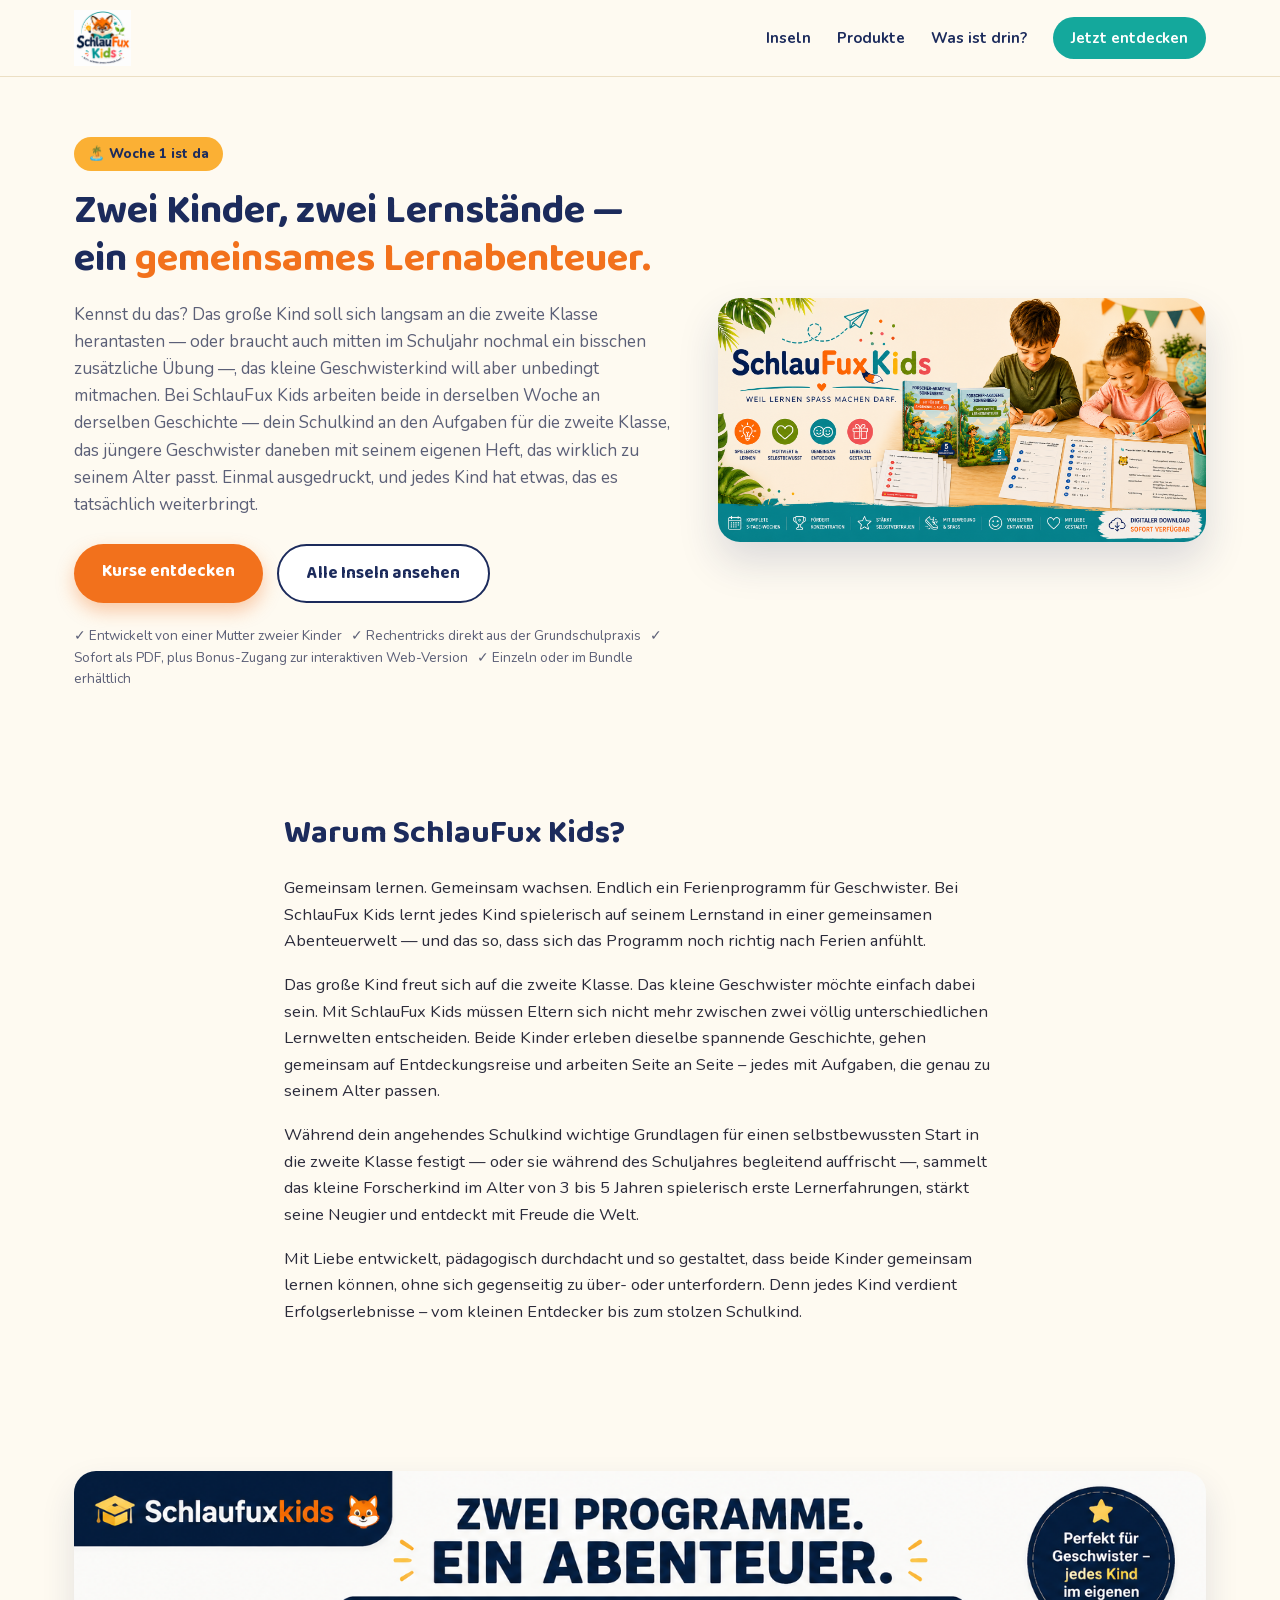
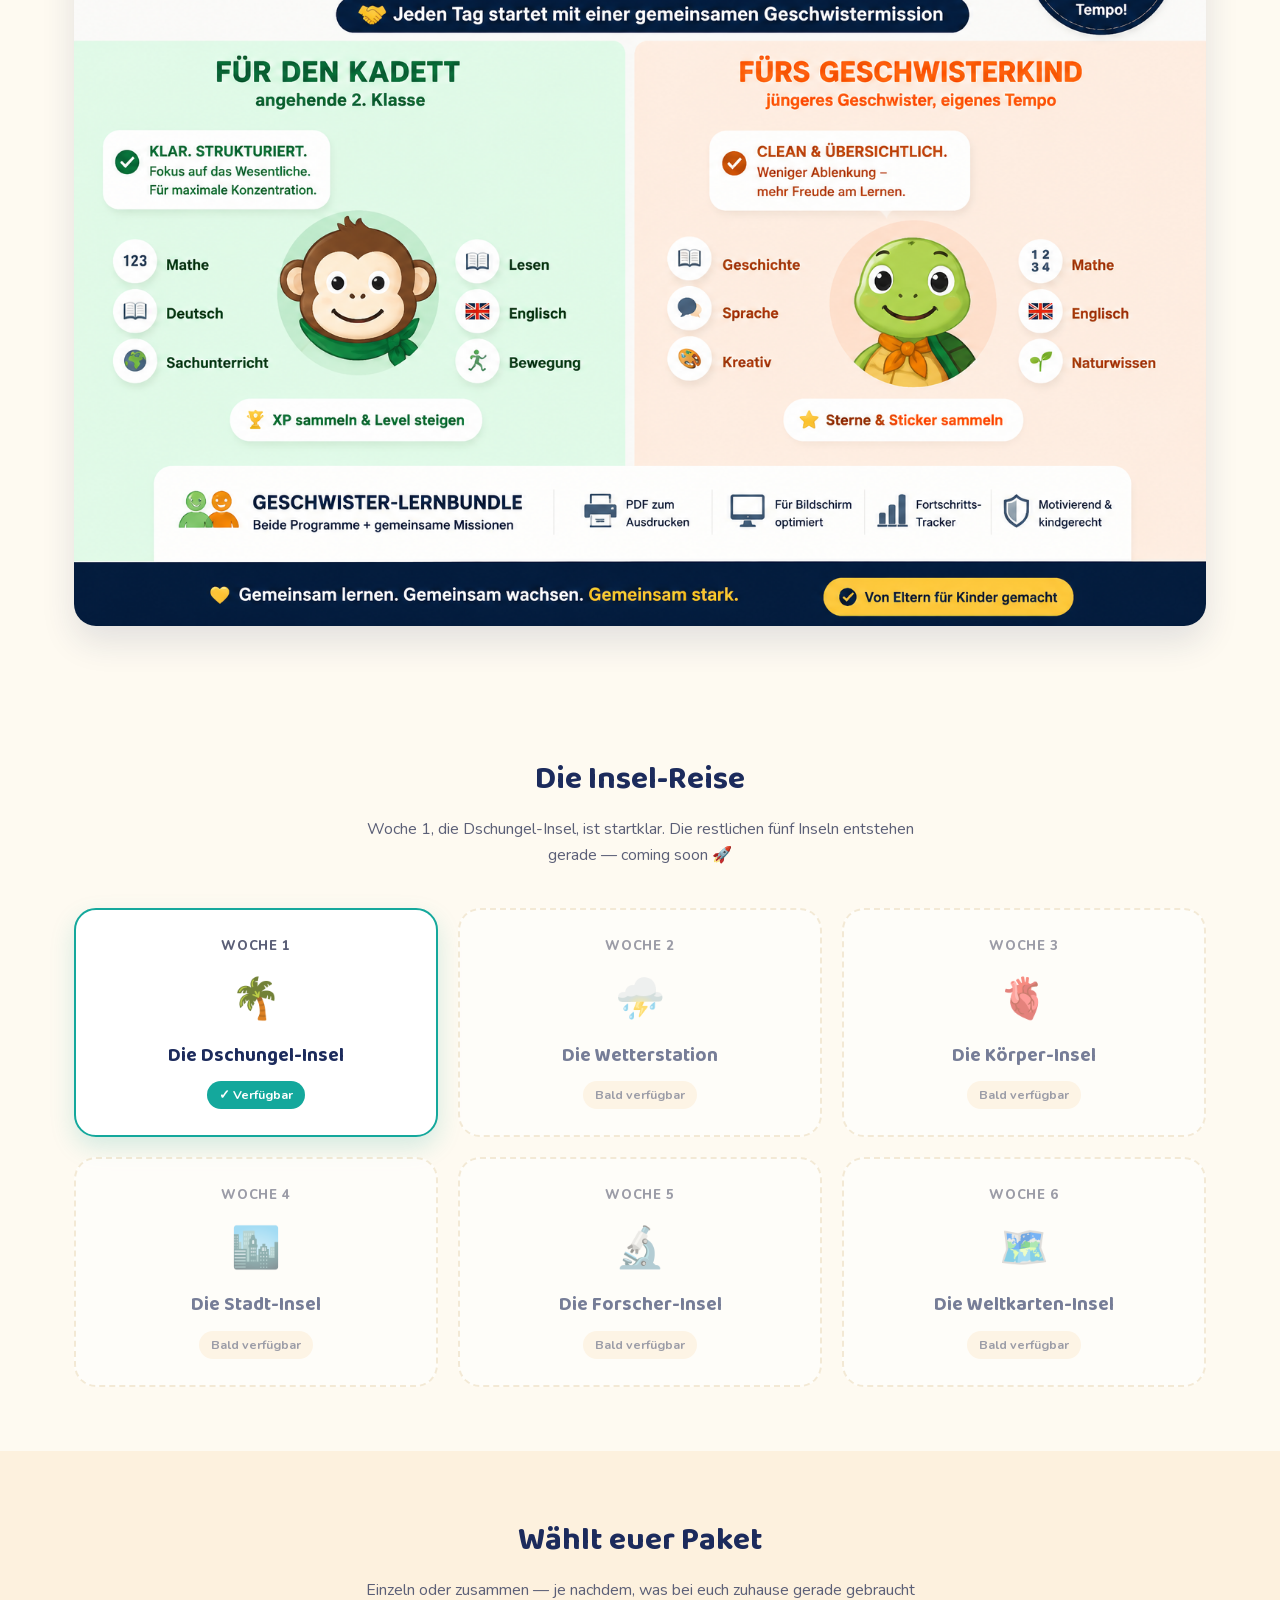
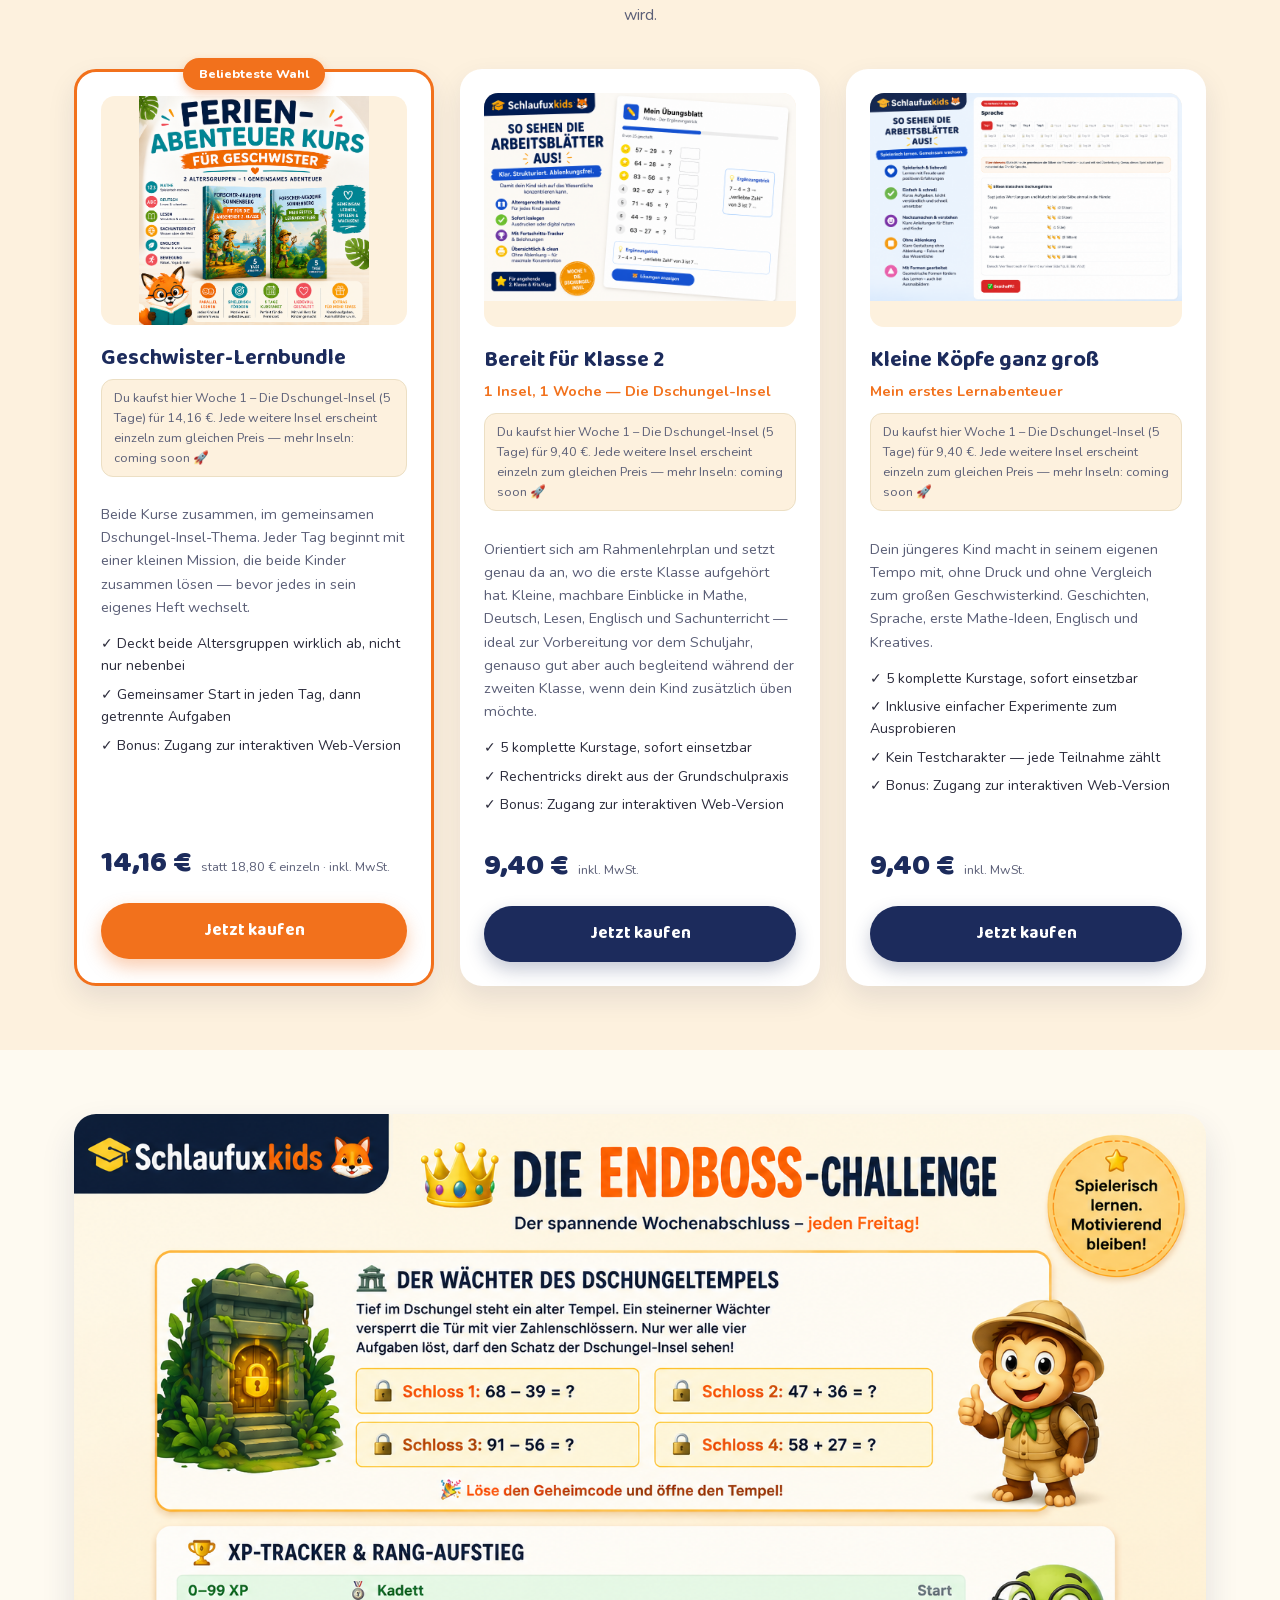
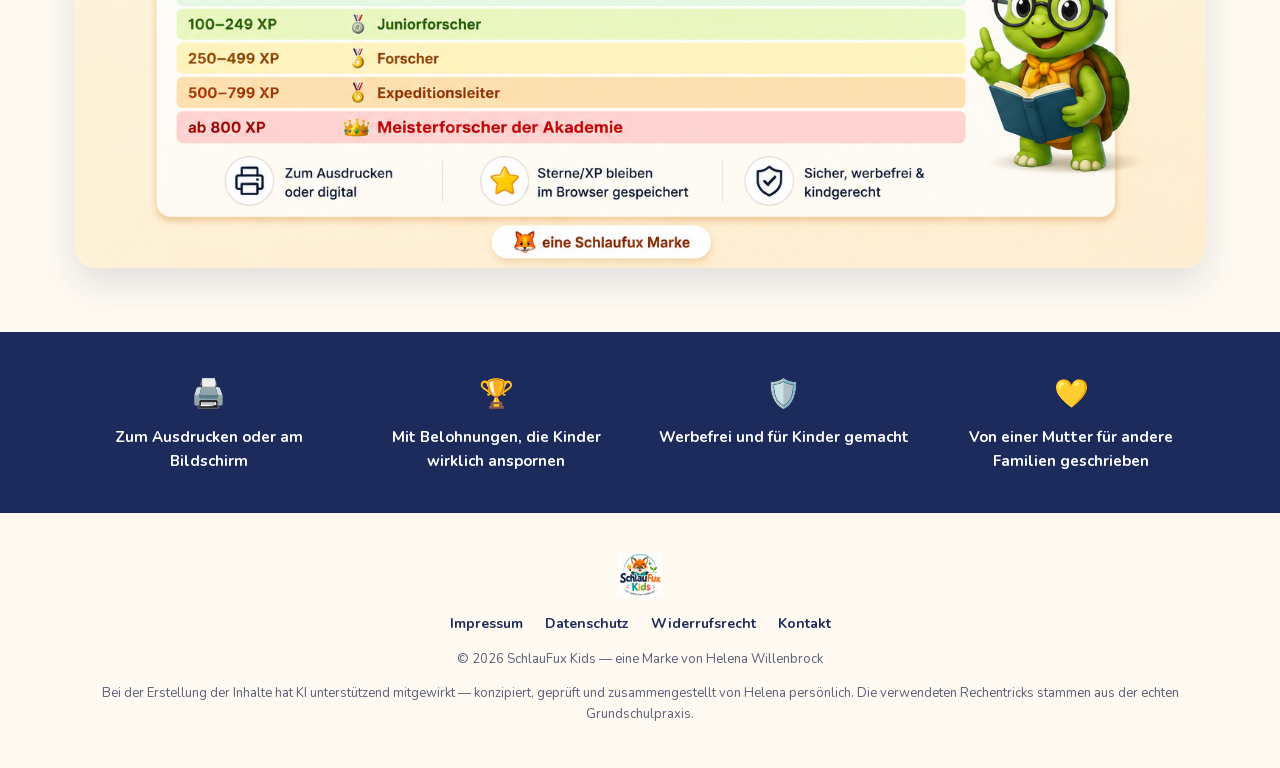
<file: index.html>
<!DOCTYPE html>
<html lang="de">
<head>
<meta charset="UTF-8">
<meta name="viewport" content="width=device-width, initial-scale=1.0">
<title>SchlauFux Kids — Ferienlernpakete für Geschwister</title>
<meta name="description" content="SchlauFux Kids: Ferien-Lernpakete für Geschwister unterschiedlichen Alters — jedes Kind bekommt Aufgaben, die zu seinem Alter passen. Als Bundle oder einzeln.">
<link rel="canonical" href="https://helena120908.github.io/schlaufux-kids/">
<link rel="icon" href="img/logo.png" type="image/png">
<meta property="og:title" content="SchlauFux Kids — Ferienlernpakete für Geschwister">
<meta property="og:description" content="Ferien-Lernpakete für Geschwister unterschiedlichen Alters — jedes Kind bekommt Aufgaben, die zu seinem Alter passen.">
<meta property="og:image" content="https://helena120908.github.io/schlaufux-kids/img/logo.png">
<meta property="og:url" content="https://helena120908.github.io/schlaufux-kids/">
<meta property="og:type" content="website">
<link rel="stylesheet" href="fonts/fonts.css">
<link rel="stylesheet" href="css/style.css?v=2">
<script type="application/ld+json">
{
  "@context": "https://schema.org",
  "@type": "Organization",
  "name": "SchlauFux Kids",
  "alternateName": "SchlauFuxKids",
  "url": "https://helena120908.github.io/schlaufux-kids/",
  "logo": "https://helena120908.github.io/schlaufux-kids/img/logo.png",
  "description": "Ferien-Lernpakete für Geschwister unterschiedlichen Alters.",
  "sameAs": [
    "https://www.etsy.com/shop/SchlauFuxKids"
  ]
}
</script>
</head>
<body>

<header class="site-header">
  <div class="wrap header-inner">
    <a href="#top" class="brand">
      <img src="img/logo.png" alt="SchlauFux Kids" class="brand-logo">
    </a>
    <nav class="main-nav">
      <a href="#inseln">Inseln</a>
      <a href="#produkte">Produkte</a>
      <a href="#enthalten">Was ist drin?</a>
      <a href="#produkte" class="nav-cta">Jetzt entdecken</a>
    </nav>
  </div>
</header>

<section class="hero" id="top">
  <div class="wrap hero-inner">
    <div class="hero-text">
      <span class="eyebrow">🏝️ Woche 1 ist da</span>
      <h1>Zwei Kinder, zwei Lernstände —<br>ein <span class="accent-orange">gemeinsames Lernabenteuer.</span></h1>
      <p class="hero-sub">Kennst du das? Das große Kind soll sich langsam an die zweite Klasse herantasten — oder braucht auch mitten im Schuljahr nochmal ein bisschen zusätzliche Übung —, das kleine Geschwisterkind will aber unbedingt mitmachen. Bei SchlauFux Kids arbeiten beide in derselben Woche an derselben Geschichte — dein Schulkind an den Aufgaben für die zweite Klasse, das jüngere Geschwister daneben mit seinem eigenen Heft, das wirklich zu seinem Alter passt. Einmal ausgedruckt, und jedes Kind hat etwas, das es tatsächlich weiterbringt.</p>
      <div class="hero-actions">
        <a href="#produkte" class="btn btn-primary">Kurse entdecken</a>
        <a href="#inseln" class="btn btn-ghost">Alle Inseln ansehen</a>
      </div>
      <p class="trust-line">✓ Entwickelt von einer Mutter zweier Kinder &nbsp; ✓ Rechentricks direkt aus der Grundschulpraxis &nbsp; ✓ Sofort als PDF, plus Bonus-Zugang zur interaktiven Web-Version &nbsp; ✓ Einzeln oder im Bundle erhältlich</p>
    </div>
    <div class="hero-image">
      <img src="img/hero-banner.png" alt="SchlauFux Kids — zwei Kinder arbeiten mit den Lernheften">
    </div>
  </div>
</section>

<section class="section warum">
  <div class="wrap warum-inner">
    <h2 class="section-title">Warum SchlauFux Kids?</h2>
    <p>Gemeinsam lernen. Gemeinsam wachsen. Endlich ein Ferienprogramm für Geschwister. Bei SchlauFux Kids lernt jedes Kind spielerisch auf seinem Lernstand in einer gemeinsamen Abenteuerwelt — und das so, dass sich das Programm noch richtig nach Ferien anfühlt.</p>
    <p>Das große Kind freut sich auf die zweite Klasse. Das kleine Geschwister möchte einfach dabei sein. Mit SchlauFux Kids müssen Eltern sich nicht mehr zwischen zwei völlig unterschiedlichen Lernwelten entscheiden. Beide Kinder erleben dieselbe spannende Geschichte, gehen gemeinsam auf Entdeckungsreise und arbeiten Seite an Seite – jedes mit Aufgaben, die genau zu seinem Alter passen.</p>
    <p>Während dein angehendes Schulkind wichtige Grundlagen für einen selbstbewussten Start in die zweite Klasse festigt — oder sie während des Schuljahres begleitend auffrischt —, sammelt das kleine Forscherkind im Alter von 3 bis 5 Jahren spielerisch erste Lernerfahrungen, stärkt seine Neugier und entdeckt mit Freude die Welt.</p>
    <p>Mit Liebe entwickelt, pädagogisch durchdacht und so gestaltet, dass beide Kinder gemeinsam lernen können, ohne sich gegenseitig zu über- oder unterfordern. Denn jedes Kind verdient Erfolgserlebnisse – vom kleinen Entdecker bis zum stolzen Schulkind.</p>
  </div>
</section>

<section class="section two-programs">
  <div class="wrap">
    <img src="img/two-programs.png" alt="Zwei Programme, ein Abenteuer — für den Kadett und das Geschwisterkind" class="full-image">
  </div>
</section>

<section class="section" id="inseln">
  <div class="wrap">
    <h2 class="section-title">Die Insel-Reise</h2>
    <p class="section-sub">Woche 1, die Dschungel-Insel, ist startklar. Die restlichen fünf Inseln entstehen gerade — coming soon 🚀</p>
    <div class="island-roadmap">
      <div class="island-card available">
        <span class="island-num">Woche 1</span>
        <span class="island-emoji">🌴</span>
        <h3>Die Dschungel-Insel</h3>
        <span class="island-status status-available">✓ Verfügbar</span>
      </div>
      <div class="island-card">
        <span class="island-num">Woche 2</span>
        <span class="island-emoji">⛈️</span>
        <h3>Die Wetterstation</h3>
        <span class="island-status">Bald verfügbar</span>
      </div>
      <div class="island-card">
        <span class="island-num">Woche 3</span>
        <span class="island-emoji">🫀</span>
        <h3>Die Körper-Insel</h3>
        <span class="island-status">Bald verfügbar</span>
      </div>
      <div class="island-card">
        <span class="island-num">Woche 4</span>
        <span class="island-emoji">🏙️</span>
        <h3>Die Stadt-Insel</h3>
        <span class="island-status">Bald verfügbar</span>
      </div>
      <div class="island-card">
        <span class="island-num">Woche 5</span>
        <span class="island-emoji">🔬</span>
        <h3>Die Forscher-Insel</h3>
        <span class="island-status">Bald verfügbar</span>
      </div>
      <div class="island-card">
        <span class="island-num">Woche 6</span>
        <span class="island-emoji">🗺️</span>
        <h3>Die Weltkarten-Insel</h3>
        <span class="island-status">Bald verfügbar</span>
      </div>
    </div>
  </div>
</section>

<section class="section alt" id="produkte">
  <div class="wrap">
    <h2 class="section-title">Wählt euer Paket</h2>
    <p class="section-sub">Einzeln oder zusammen — je nachdem, was bei euch zuhause gerade gebraucht wird.</p>

    <div class="product-grid">

      <article class="product-card product-bundle">
        <span class="product-badge">Beliebteste Wahl</span>
        <img src="img/bundle-cover.png" alt="Geschwister-Lernbundle Cover" class="product-cover">
        <h3>Geschwister-Lernbundle</h3>
        <p class="availability-note">Du kaufst hier Woche 1 – Die Dschungel-Insel (5 Tage) für 14,16 €. Jede weitere Insel erscheint einzeln zum gleichen Preis — mehr Inseln: coming soon 🚀</p>
        <p class="product-desc">Beide Kurse zusammen, im gemeinsamen Dschungel-Insel-Thema. Jeder Tag beginnt mit einer kleinen Mission, die beide Kinder zusammen lösen — bevor jedes in sein eigenes Heft wechselt.</p>
        <ul class="product-features">
          <li>✓ Deckt beide Altersgruppen wirklich ab, nicht nur nebenbei</li>
          <li>✓ Gemeinsamer Start in jeden Tag, dann getrennte Aufgaben</li>
          <li>✓ Bonus: Zugang zur interaktiven Web-Version</li>
        </ul>
        <div class="product-price">
          <span class="price-amount">14,16&nbsp;€</span>
          <span class="price-note">statt 18,80&nbsp;€ einzeln · inkl. MwSt.</span>
        </div>
        <a href="https://schlaufuxkids.lemonsqueezy.com/checkout/buy/75f75067-9984-45bd-9f54-f73c4efdefe4" class="btn btn-primary btn-block" data-checkout="bundle" rel="nofollow">Jetzt kaufen</a>
      </article>

      <article class="product-card">
        <img src="img/worksheet-preview.png" alt="Bereit für Klasse 2 — Die Dschungel-Insel" class="product-cover product-cover-crop">
        <h3>Bereit für Klasse 2</h3>
        <p class="product-tagline">1 Insel, 1 Woche — Die Dschungel-Insel</p>
        <p class="availability-note">Du kaufst hier Woche 1 – Die Dschungel-Insel (5 Tage) für 9,40 €. Jede weitere Insel erscheint einzeln zum gleichen Preis — mehr Inseln: coming soon 🚀</p>
        <p class="product-desc">Orientiert sich am Rahmenlehrplan und setzt genau da an, wo die erste Klasse aufgehört hat. Kleine, machbare Einblicke in Mathe, Deutsch, Lesen, Englisch und Sachunterricht — ideal zur Vorbereitung vor dem Schuljahr, genauso gut aber auch begleitend während der zweiten Klasse, wenn dein Kind zusätzlich üben möchte.</p>
        <ul class="product-features">
          <li>✓ 5 komplette Kurstage, sofort einsetzbar</li>
          <li>✓ Rechentricks direkt aus der Grundschulpraxis</li>
          <li>✓ Bonus: Zugang zur interaktiven Web-Version</li>
        </ul>
        <div class="product-price">
          <span class="price-amount">9,40&nbsp;€</span>
          <span class="price-note">inkl. MwSt.</span>
        </div>
        <a href="https://schlaufuxkids.lemonsqueezy.com/checkout/buy/51b7a4de-02f7-4831-b31e-acc81e89d532" class="btn btn-secondary btn-block" data-checkout="solo-2klasse" rel="nofollow">Jetzt kaufen</a>
      </article>

      <article class="product-card">
        <img src="img/kleine-koepfe-preview.png" alt="Kleine Köpfe ganz groß — Mein erstes Lernabenteuer" class="product-cover product-cover-crop">
        <h3>Kleine Köpfe ganz groß</h3>
        <p class="product-tagline">Mein erstes Lernabenteuer</p>
        <p class="availability-note">Du kaufst hier Woche 1 – Die Dschungel-Insel (5 Tage) für 9,40 €. Jede weitere Insel erscheint einzeln zum gleichen Preis — mehr Inseln: coming soon 🚀</p>
        <p class="product-desc">Dein jüngeres Kind macht in seinem eigenen Tempo mit, ohne Druck und ohne Vergleich zum großen Geschwisterkind. Geschichten, Sprache, erste Mathe-Ideen, Englisch und Kreatives.</p>
        <ul class="product-features">
          <li>✓ 5 komplette Kurstage, sofort einsetzbar</li>
          <li>✓ Inklusive einfacher Experimente zum Ausprobieren</li>
          <li>✓ Kein Testcharakter — jede Teilnahme zählt</li>
          <li>✓ Bonus: Zugang zur interaktiven Web-Version</li>
        </ul>
        <div class="product-price">
          <span class="price-amount">9,40&nbsp;€</span>
          <span class="price-note">inkl. MwSt.</span>
        </div>
        <a href="https://schlaufuxkids.lemonsqueezy.com/checkout/buy/28a12c08-4d83-4661-8283-25b708b2a6a4" class="btn btn-secondary btn-block" data-checkout="solo-kita" rel="nofollow">Jetzt kaufen</a>
      </article>

    </div>
  </div>
</section>

<section class="section" id="enthalten">
  <div class="wrap">
    <img src="img/endboss-challenge.png" alt="Die Endboss-Challenge — Wochenabschluss" class="full-image">
  </div>
</section>

<section class="section trust-strip">
  <div class="wrap trust-strip-inner">
    <div class="trust-item">
      <span class="trust-icon">🖨️</span>
      <span>Zum Ausdrucken oder am Bildschirm</span>
    </div>
    <div class="trust-item">
      <span class="trust-icon">🏆</span>
      <span>Mit Belohnungen, die Kinder wirklich anspornen</span>
    </div>
    <div class="trust-item">
      <span class="trust-icon">🛡️</span>
      <span>Werbefrei und für Kinder gemacht</span>
    </div>
    <div class="trust-item">
      <span class="trust-icon">💛</span>
      <span>Von einer Mutter für andere Familien geschrieben</span>
    </div>
  </div>
</section>

<footer class="site-footer">
  <div class="wrap footer-inner">
    <img src="img/logo.png" alt="SchlauFux Kids" class="footer-logo">
    <nav class="footer-nav">
      <a href="impressum.html">Impressum</a>
      <a href="datenschutz.html">Datenschutz</a>
      <a href="widerruf.html">Widerrufsrecht</a>
      <a href="mailto:Helenawillen@gmx.de">Kontakt</a>
    </nav>
    <p class="footer-copy">© 2026 SchlauFux Kids — eine Marke von Helena Willenbrock</p>
    <p class="footer-copy">Bei der Erstellung der Inhalte hat KI unterstützend mitgewirkt — konzipiert, geprüft und zusammengestellt von Helena persönlich. Die verwendeten Rechentricks stammen aus der echten Grundschulpraxis.</p>
  </div>
</footer>

</body>
</html>
</file>
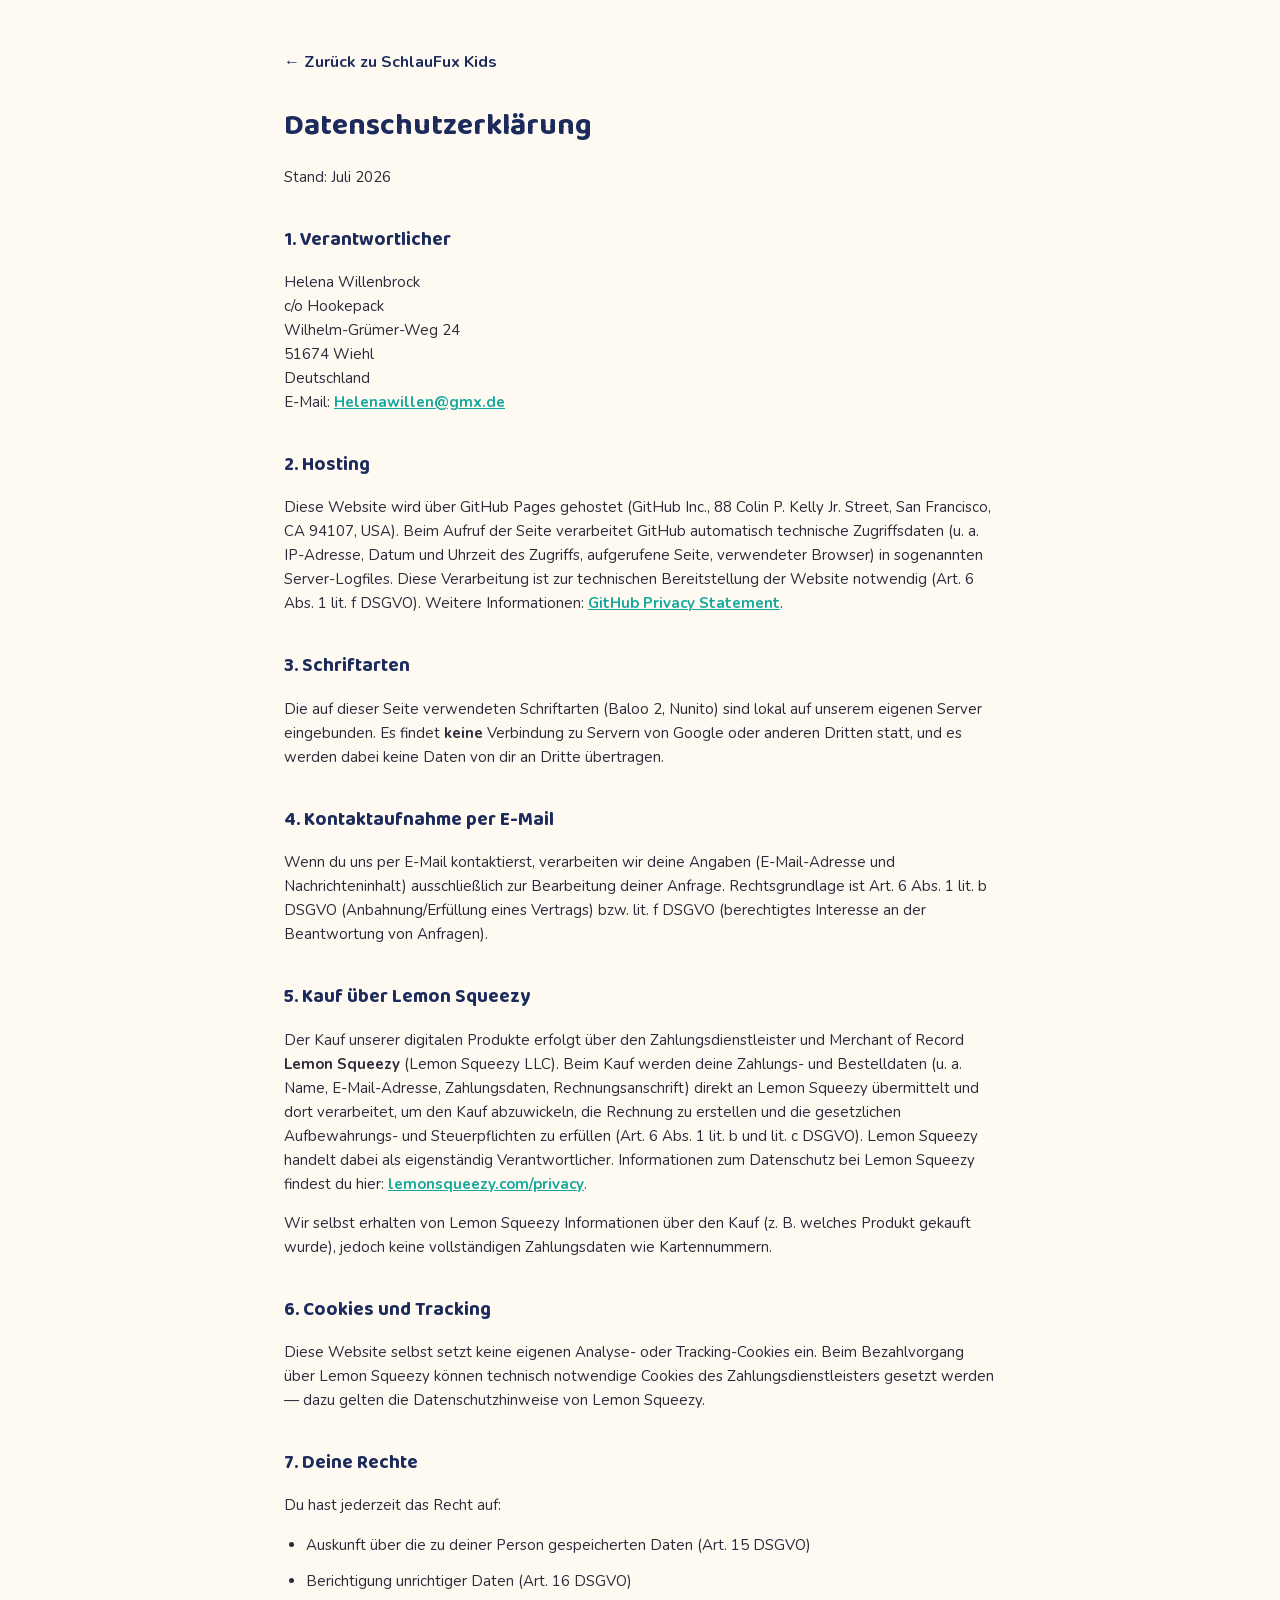
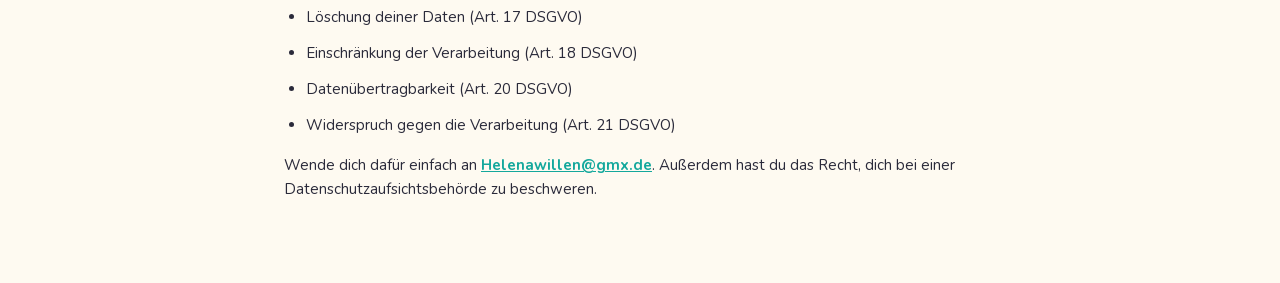
<file: datenschutz.html>
<!DOCTYPE html>
<html lang="de">
<head>
<meta charset="UTF-8">
<meta name="viewport" content="width=device-width, initial-scale=1.0">
<title>Datenschutzerklärung — SchlauFux Kids</title>
<meta name="robots" content="noindex">
<link rel="stylesheet" href="fonts/fonts.css">
<link rel="stylesheet" href="css/style.css?v=2">
</head>
<body>

<section class="legal-page">
  <div class="wrap">
    <a href="index.html" class="legal-back">← Zurück zu SchlauFux Kids</a>
    <h1>Datenschutzerklärung</h1>
    <p class="legal-updated">Stand: Juli 2026</p>

    <h2>1. Verantwortlicher</h2>
    <p>
      Helena Willenbrock<br>
      c/o Hookepack<br>
      Wilhelm-Grümer-Weg 24<br>
      51674 Wiehl<br>
      Deutschland<br>
      E-Mail: <a class="inline-link" href="mailto:Helenawillen@gmx.de">Helenawillen@gmx.de</a>
    </p>

    <h2>2. Hosting</h2>
    <p>
      Diese Website wird über GitHub Pages gehostet (GitHub Inc., 88 Colin P. Kelly Jr.
      Street, San Francisco, CA 94107, USA). Beim Aufruf der Seite verarbeitet GitHub
      automatisch technische Zugriffsdaten (u. a. IP-Adresse, Datum und Uhrzeit des
      Zugriffs, aufgerufene Seite, verwendeter Browser) in sogenannten Server-Logfiles.
      Diese Verarbeitung ist zur technischen Bereitstellung der Website notwendig
      (Art. 6 Abs. 1 lit. f DSGVO). Weitere Informationen:
      <a class="inline-link" href="https://docs.github.com/site-policy/privacy-policies/github-general-privacy-statement" target="_blank" rel="noopener">GitHub Privacy Statement</a>.
    </p>

    <h2>3. Schriftarten</h2>
    <p>
      Die auf dieser Seite verwendeten Schriftarten (Baloo 2, Nunito) sind lokal auf
      unserem eigenen Server eingebunden. Es findet <strong>keine</strong> Verbindung zu
      Servern von Google oder anderen Dritten statt, und es werden dabei keine Daten von
      dir an Dritte übertragen.
    </p>

    <h2>4. Kontaktaufnahme per E-Mail</h2>
    <p>
      Wenn du uns per E-Mail kontaktierst, verarbeiten wir deine Angaben (E-Mail-Adresse
      und Nachrichteninhalt) ausschließlich zur Bearbeitung deiner Anfrage. Rechtsgrundlage
      ist Art. 6 Abs. 1 lit. b DSGVO (Anbahnung/Erfüllung eines Vertrags) bzw. lit. f DSGVO
      (berechtigtes Interesse an der Beantwortung von Anfragen).
    </p>

    <h2>5. Kauf über Lemon Squeezy</h2>
    <p>
      Der Kauf unserer digitalen Produkte erfolgt über den Zahlungsdienstleister und
      Merchant of Record <strong>Lemon Squeezy</strong> (Lemon Squeezy LLC). Beim Kauf
      werden deine Zahlungs- und Bestelldaten (u. a. Name, E-Mail-Adresse, Zahlungsdaten,
      Rechnungsanschrift) direkt an Lemon Squeezy übermittelt und dort verarbeitet, um den
      Kauf abzuwickeln, die Rechnung zu erstellen und die gesetzlichen Aufbewahrungs- und
      Steuerpflichten zu erfüllen (Art. 6 Abs. 1 lit. b und lit. c DSGVO). Lemon Squeezy
      handelt dabei als eigenständig Verantwortlicher. Informationen zum Datenschutz bei
      Lemon Squeezy findest du hier:
      <a class="inline-link" href="https://www.lemonsqueezy.com/privacy" target="_blank" rel="noopener">lemonsqueezy.com/privacy</a>.
    </p>
    <p>
      Wir selbst erhalten von Lemon Squeezy Informationen über den Kauf (z. B. welches
      Produkt gekauft wurde), jedoch keine vollständigen Zahlungsdaten wie Kartennummern.
    </p>

    <h2>6. Cookies und Tracking</h2>
    <p>
      Diese Website selbst setzt keine eigenen Analyse- oder Tracking-Cookies ein. Beim
      Bezahlvorgang über Lemon Squeezy können technisch notwendige Cookies des
      Zahlungsdienstleisters gesetzt werden — dazu gelten die Datenschutzhinweise von
      Lemon Squeezy.
    </p>

    <h2>7. Deine Rechte</h2>
    <p>Du hast jederzeit das Recht auf:</p>
    <ul>
      <li>Auskunft über die zu deiner Person gespeicherten Daten (Art. 15 DSGVO)</li>
      <li>Berichtigung unrichtiger Daten (Art. 16 DSGVO)</li>
      <li>Löschung deiner Daten (Art. 17 DSGVO)</li>
      <li>Einschränkung der Verarbeitung (Art. 18 DSGVO)</li>
      <li>Datenübertragbarkeit (Art. 20 DSGVO)</li>
      <li>Widerspruch gegen die Verarbeitung (Art. 21 DSGVO)</li>
    </ul>
    <p>
      Wende dich dafür einfach an <a class="inline-link" href="mailto:Helenawillen@gmx.de">Helenawillen@gmx.de</a>.
      Außerdem hast du das Recht, dich bei einer Datenschutzaufsichtsbehörde zu beschweren.
    </p>
  </div>
</section>

</body>
</html>
</file>
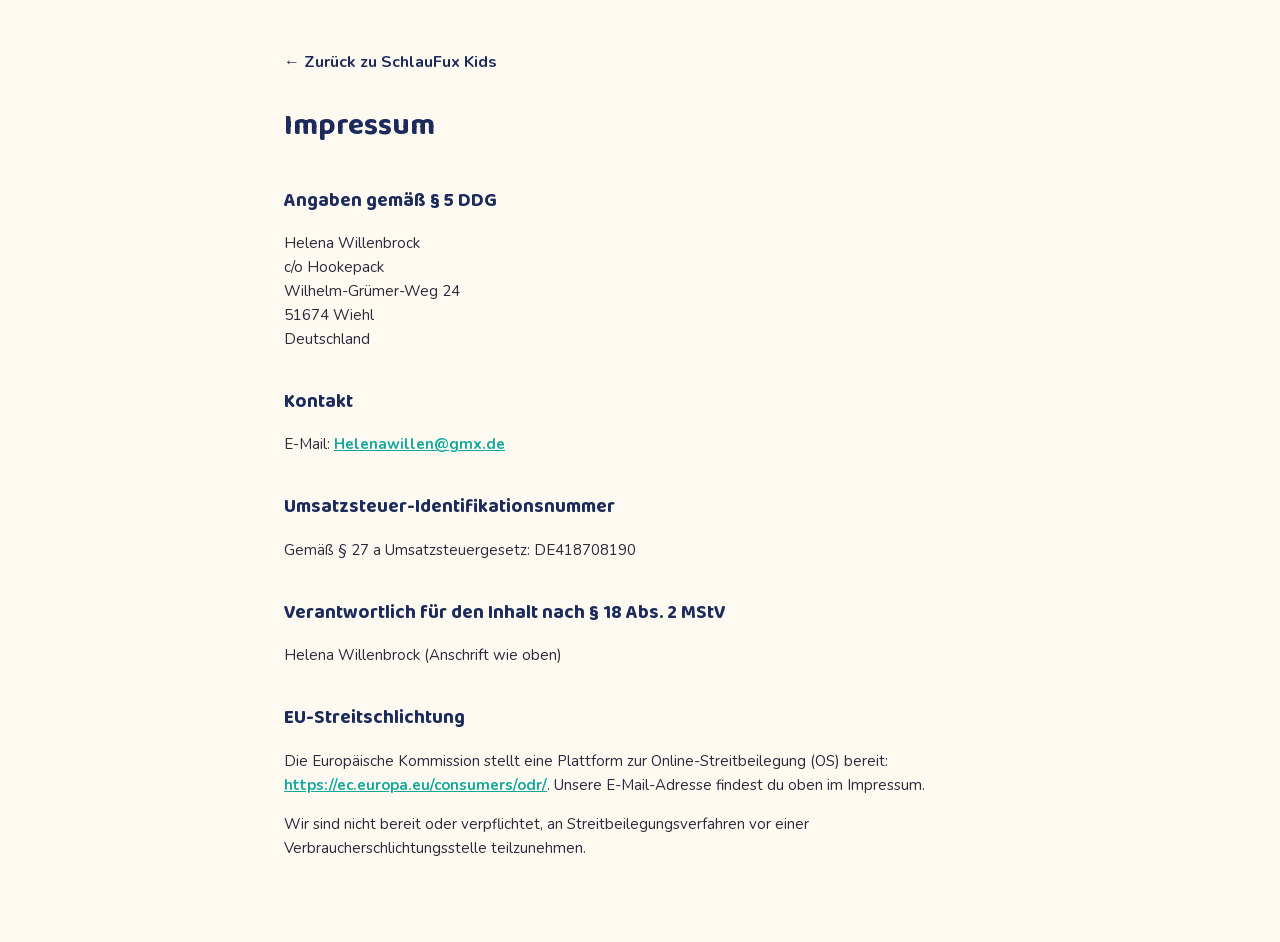
<file: impressum.html>
<!DOCTYPE html>
<html lang="de">
<head>
<meta charset="UTF-8">
<meta name="viewport" content="width=device-width, initial-scale=1.0">
<title>Impressum — SchlauFux Kids</title>
<meta name="robots" content="noindex">
<link rel="stylesheet" href="fonts/fonts.css">
<link rel="stylesheet" href="css/style.css?v=2">
</head>
<body>

<section class="legal-page">
  <div class="wrap">
    <a href="index.html" class="legal-back">← Zurück zu SchlauFux Kids</a>
    <h1>Impressum</h1>

    <h2>Angaben gemäß § 5 DDG</h2>
    <p>
      Helena Willenbrock<br>
      c/o Hookepack<br>
      Wilhelm-Grümer-Weg 24<br>
      51674 Wiehl<br>
      Deutschland
    </p>

    <h2>Kontakt</h2>
    <p>E-Mail: <a class="inline-link" href="mailto:Helenawillen@gmx.de">Helenawillen@gmx.de</a></p>

    <h2>Umsatzsteuer-Identifikationsnummer</h2>
    <p>Gemäß § 27 a Umsatzsteuergesetz: DE418708190</p>

    <h2>Verantwortlich für den Inhalt nach § 18 Abs. 2 MStV</h2>
    <p>Helena Willenbrock (Anschrift wie oben)</p>

    <h2>EU-Streitschlichtung</h2>
    <p>
      Die Europäische Kommission stellt eine Plattform zur Online-Streitbeilegung (OS) bereit:
      <a class="inline-link" href="https://ec.europa.eu/consumers/odr/" target="_blank" rel="noopener">https://ec.europa.eu/consumers/odr/</a>.
      Unsere E-Mail-Adresse findest du oben im Impressum.
    </p>
    <p>
      Wir sind nicht bereit oder verpflichtet, an Streitbeilegungsverfahren vor einer
      Verbraucherschlichtungsstelle teilzunehmen.
    </p>
  </div>
</section>

</body>
</html>
</file>
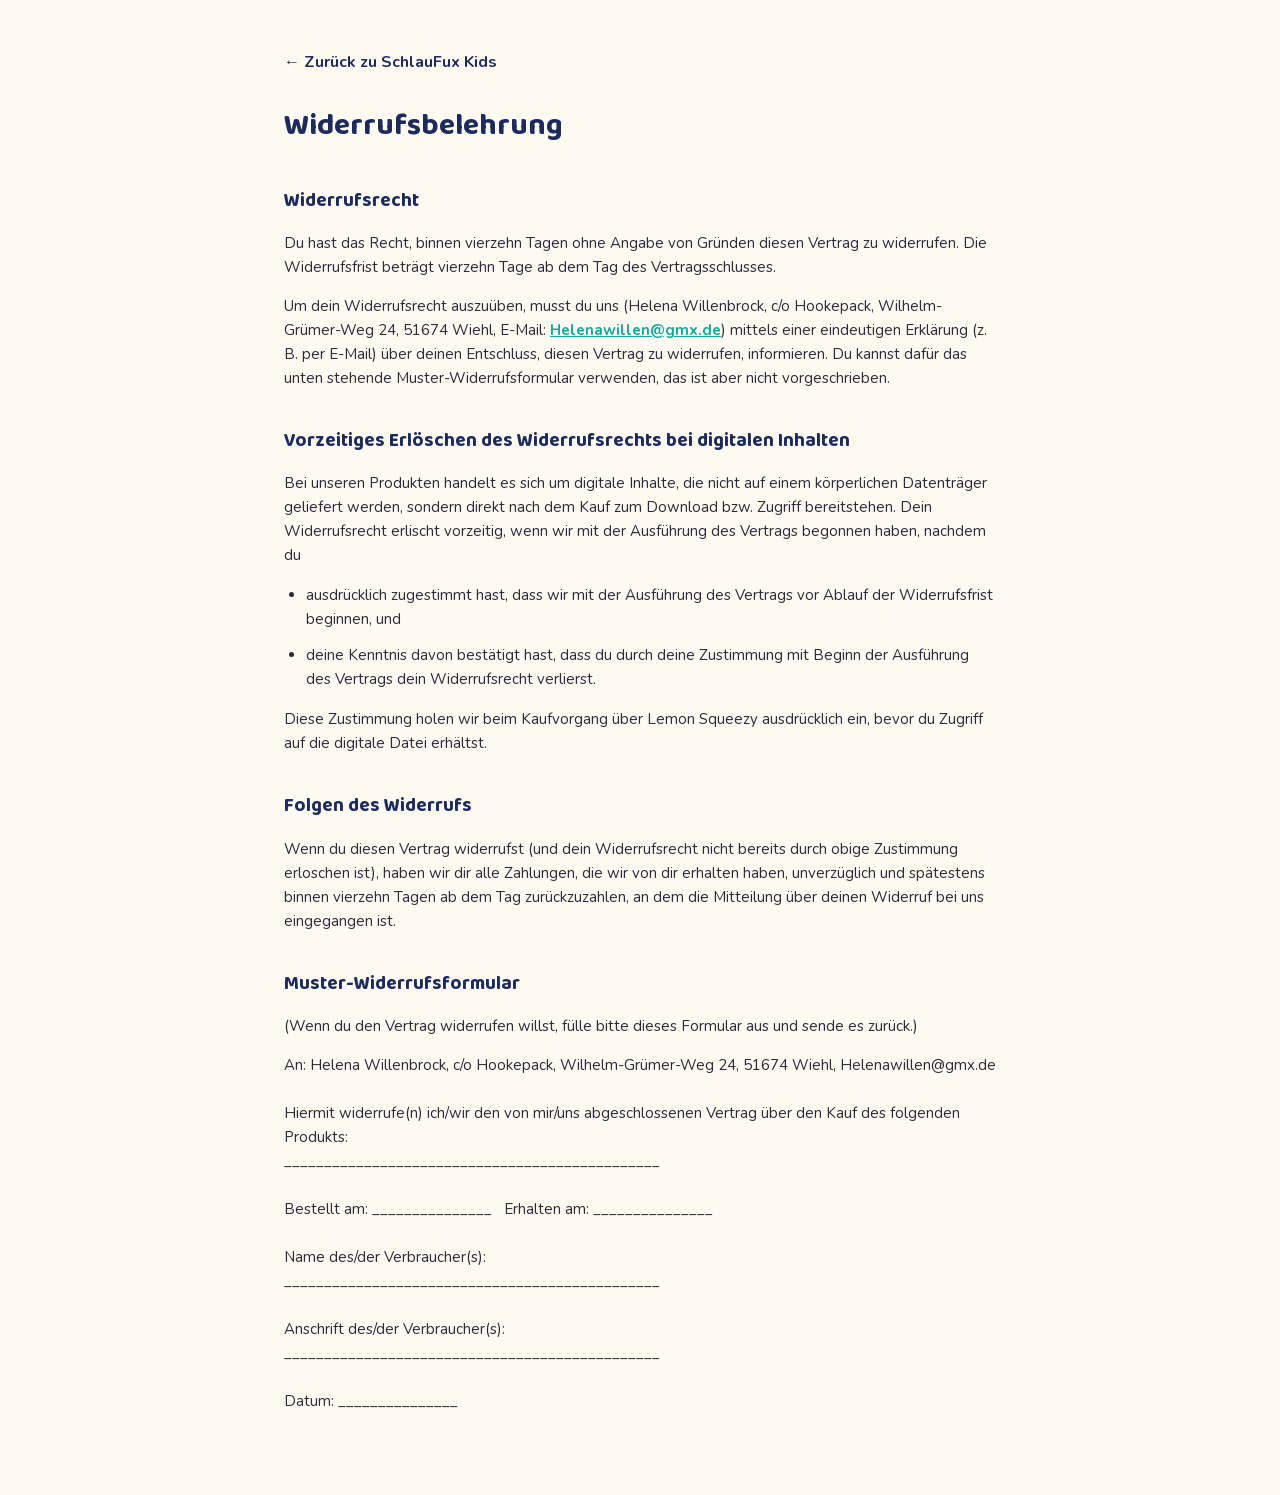
<file: widerruf.html>
<!DOCTYPE html>
<html lang="de">
<head>
<meta charset="UTF-8">
<meta name="viewport" content="width=device-width, initial-scale=1.0">
<title>Widerrufsbelehrung — SchlauFux Kids</title>
<meta name="robots" content="noindex">
<link rel="stylesheet" href="fonts/fonts.css">
<link rel="stylesheet" href="css/style.css?v=2">
</head>
<body>

<section class="legal-page">
  <div class="wrap">
    <a href="index.html" class="legal-back">← Zurück zu SchlauFux Kids</a>
    <h1>Widerrufsbelehrung</h1>

    <h2>Widerrufsrecht</h2>
    <p>
      Du hast das Recht, binnen vierzehn Tagen ohne Angabe von Gründen diesen Vertrag zu
      widerrufen. Die Widerrufsfrist beträgt vierzehn Tage ab dem Tag des Vertragsschlusses.
    </p>
    <p>
      Um dein Widerrufsrecht auszuüben, musst du uns
      (Helena Willenbrock, c/o Hookepack, Wilhelm-Grümer-Weg 24, 51674 Wiehl,
      E-Mail: <a class="inline-link" href="mailto:Helenawillen@gmx.de">Helenawillen@gmx.de</a>)
      mittels einer eindeutigen Erklärung (z. B. per E-Mail) über deinen Entschluss, diesen
      Vertrag zu widerrufen, informieren. Du kannst dafür das unten stehende Muster-Widerrufsformular
      verwenden, das ist aber nicht vorgeschrieben.
    </p>

    <h2>Vorzeitiges Erlöschen des Widerrufsrechts bei digitalen Inhalten</h2>
    <p>
      Bei unseren Produkten handelt es sich um digitale Inhalte, die nicht auf einem
      körperlichen Datenträger geliefert werden, sondern direkt nach dem Kauf zum Download
      bzw. Zugriff bereitstehen. Dein Widerrufsrecht erlischt vorzeitig, wenn wir mit der
      Ausführung des Vertrags begonnen haben, nachdem du
    </p>
    <ul>
      <li>ausdrücklich zugestimmt hast, dass wir mit der Ausführung des Vertrags vor Ablauf
      der Widerrufsfrist beginnen, und</li>
      <li>deine Kenntnis davon bestätigt hast, dass du durch deine Zustimmung mit Beginn der
      Ausführung des Vertrags dein Widerrufsrecht verlierst.</li>
    </ul>
    <p>
      Diese Zustimmung holen wir beim Kaufvorgang über Lemon Squeezy ausdrücklich ein, bevor
      du Zugriff auf die digitale Datei erhältst.
    </p>

    <h2>Folgen des Widerrufs</h2>
    <p>
      Wenn du diesen Vertrag widerrufst (und dein Widerrufsrecht nicht bereits durch obige
      Zustimmung erloschen ist), haben wir dir alle Zahlungen, die wir von dir erhalten
      haben, unverzüglich und spätestens binnen vierzehn Tagen ab dem Tag zurückzuzahlen, an
      dem die Mitteilung über deinen Widerruf bei uns eingegangen ist.
    </p>

    <h2>Muster-Widerrufsformular</h2>
    <p>(Wenn du den Vertrag widerrufen willst, fülle bitte dieses Formular aus und sende es zurück.)</p>
    <p>
      An: Helena Willenbrock, c/o Hookepack, Wilhelm-Grümer-Weg 24, 51674 Wiehl,
      Helenawillen@gmx.de<br><br>
      Hiermit widerrufe(n) ich/wir den von mir/uns abgeschlossenen Vertrag über den Kauf
      des folgenden Produkts:<br>
      _______________________________________________<br><br>
      Bestellt am: _______________ &nbsp; Erhalten am: _______________<br><br>
      Name des/der Verbraucher(s):<br>
      _______________________________________________<br><br>
      Anschrift des/der Verbraucher(s):<br>
      _______________________________________________<br><br>
      Datum: _______________
    </p>
  </div>
</section>

</body>
</html>
</file>
<file: fonts/fonts.css>
/* Selbst gehostete Schriften (Baloo 2, Nunito) — kein externer Aufruf an Google-Server, DSGVO-konform */
@font-face {
  font-family: 'Baloo 2';
  font-style: normal;
  font-weight: 500 800;
  font-display: swap;
  src: url(baloo2-latin-ext.woff2) format('woff2');
  unicode-range: U+0100-02BA, U+02BD-02C5, U+02C7-02CC, U+02CE-02D7, U+02DD-02FF, U+0304, U+0308, U+0329, U+1D00-1DBF, U+1E00-1E9F, U+1EF2-1EFF, U+2020, U+20A0-20AB, U+20AD-20C0, U+2113, U+2C60-2C7F, U+A720-A7FF;
}
@font-face {
  font-family: 'Baloo 2';
  font-style: normal;
  font-weight: 500 800;
  font-display: swap;
  src: url(baloo2-latin.woff2) format('woff2');
  unicode-range: U+0000-00FF, U+0131, U+0152-0153, U+02BB-02BC, U+02C6, U+02DA, U+02DC, U+0304, U+0308, U+0329, U+2000-206F, U+20AC, U+2122, U+2191, U+2193, U+2212, U+2215, U+FEFF, U+FFFD;
}
@font-face {
  font-family: 'Nunito';
  font-style: normal;
  font-weight: 400 800;
  font-display: swap;
  src: url(nunito-latin-ext.woff2) format('woff2');
  unicode-range: U+0100-02BA, U+02BD-02C5, U+02C7-02CC, U+02CE-02D7, U+02DD-02FF, U+0304, U+0308, U+0329, U+1D00-1DBF, U+1E00-1E9F, U+1EF2-1EFF, U+2020, U+20A0-20AB, U+20AD-20C0, U+2113, U+2C60-2C7F, U+A720-A7FF;
}
@font-face {
  font-family: 'Nunito';
  font-style: normal;
  font-weight: 400 800;
  font-display: swap;
  src: url(nunito-latin.woff2) format('woff2');
  unicode-range: U+0000-00FF, U+0131, U+0152-0153, U+02BB-02BC, U+02C6, U+02DA, U+02DC, U+0304, U+0308, U+0329, U+2000-206F, U+20AC, U+2122, U+2191, U+2193, U+2212, U+2215, U+FEFF, U+FFFD;
}
</file>
<file: css/style.css>
:root {
  --navy: #1c2b5c;
  --orange: #f2711c;
  --teal: #14a89c;
  --gold: #fbb034;
  --green: #7cb518;
  --pink: #ef476f;
  --cream: #fefaf1;
  --cream-alt: #fdf1de;
  --text: #2a2a3a;
  --text-soft: #5b5f77;
  --border: #ecdfc4;
  --radius: 22px;
  --font-fun: 'Baloo 2', sans-serif;
  --font-body: 'Nunito', sans-serif;
}

* { box-sizing: border-box; }
html { scroll-behavior: smooth; }
body {
  margin: 0;
  font-family: var(--font-body);
  color: var(--text);
  background: var(--cream);
  line-height: 1.6;
}
img { max-width: 100%; display: block; }
h1, h2, h3 { font-family: var(--font-fun); color: var(--navy); margin: 0 0 12px; }
a { color: inherit; }
.wrap { max-width: 1180px; margin: 0 auto; padding: 0 24px; }
.accent-orange { color: var(--orange); }

/* ---------- Buttons ---------- */
.btn {
  display: inline-block;
  font-family: var(--font-fun);
  font-weight: 700;
  font-size: 17px;
  text-decoration: none;
  padding: 14px 28px;
  border-radius: 999px;
  transition: transform 0.15s ease, box-shadow 0.15s ease;
  border: none;
  cursor: pointer;
}
.btn:hover { transform: translateY(-2px); }
.btn-primary {
  background: var(--orange);
  color: #fff;
  box-shadow: 0 8px 18px rgba(242,113,28,0.35);
}
.btn-secondary {
  background: var(--navy);
  color: #fff;
  box-shadow: 0 8px 18px rgba(28,43,92,0.25);
}
.btn-ghost {
  background: #fff;
  color: var(--navy);
  border: 2px solid var(--navy);
}
.btn-block { width: 100%; text-align: center; }

/* ---------- Header ---------- */
.site-header {
  position: sticky;
  top: 0;
  z-index: 50;
  background: rgba(254,250,241,0.92);
  backdrop-filter: blur(6px);
  border-bottom: 1px solid var(--border);
}
.header-inner {
  display: flex;
  align-items: center;
  justify-content: space-between;
  padding: 10px 24px;
}
.brand-logo { height: 56px; }
.main-nav { display: flex; align-items: center; gap: 26px; }
.main-nav a {
  text-decoration: none;
  font-weight: 700;
  color: var(--navy);
  font-size: 15px;
}
.main-nav .nav-cta {
  background: var(--teal);
  color: #fff;
  padding: 9px 18px;
  border-radius: 999px;
}

/* ---------- Hero ---------- */
.hero { padding: 60px 0 40px; }
.hero-inner {
  display: grid;
  grid-template-columns: 1.1fr 0.9fr;
  gap: 48px;
  align-items: center;
}
.eyebrow {
  display: inline-block;
  background: var(--gold);
  color: var(--navy);
  font-weight: 800;
  font-size: 13.5px;
  padding: 6px 14px;
  border-radius: 999px;
  margin-bottom: 16px;
}
.hero h1 { font-size: 40px; line-height: 1.2; margin-bottom: 18px; }
.hero-sub { font-size: 17px; color: var(--text-soft); margin-bottom: 26px; }
.hero-actions { display: flex; gap: 14px; flex-wrap: wrap; margin-bottom: 22px; }
.trust-line { font-size: 13.5px; color: var(--text-soft); }
.hero-image img { border-radius: var(--radius); box-shadow: 0 20px 40px rgba(28,43,92,0.15); }

/* ---------- Sections ---------- */
.section { padding: 64px 0; }
.section.alt { background: var(--cream-alt); }
.section-title { text-align: center; font-size: 32px; }
.section-sub {
  text-align: center;
  color: var(--text-soft);
  font-size: 16px;
  max-width: 560px;
  margin: 0 auto 40px;
}
.full-image {
  border-radius: var(--radius);
  box-shadow: 0 16px 34px rgba(28,43,92,0.12);
  overflow: hidden;
}

/* ---------- Island roadmap ---------- */
.island-roadmap {
  display: grid;
  grid-template-columns: repeat(3, 1fr);
  gap: 20px;
}
.island-card {
  background: #fff;
  border: 2px dashed var(--border);
  border-radius: var(--radius);
  padding: 26px 20px;
  text-align: center;
  opacity: 0.6;
}
.island-card.available {
  opacity: 1;
  border: 2px solid var(--teal);
  box-shadow: 0 10px 24px rgba(20,168,156,0.18);
}
.island-num {
  display: block;
  font-weight: 800;
  color: var(--text-soft);
  font-size: 13px;
  text-transform: uppercase;
  letter-spacing: 0.05em;
}
.island-emoji { font-size: 40px; display: block; margin: 10px 0; }
.island-card h3 { font-size: 19px; margin-bottom: 10px; }
.island-status {
  display: inline-block;
  font-size: 12.5px;
  font-weight: 700;
  color: var(--text-soft);
  background: var(--cream-alt);
  padding: 4px 12px;
  border-radius: 999px;
}
.island-status.status-available {
  background: var(--teal);
  color: #fff;
}

/* ---------- Products ---------- */
.product-grid {
  display: grid;
  grid-template-columns: repeat(3, 1fr);
  gap: 26px;
  align-items: stretch;
}
.product-card {
  position: relative;
  background: #fff;
  border-radius: var(--radius);
  padding: 24px;
  box-shadow: 0 12px 28px rgba(28,43,92,0.10);
  display: flex;
  flex-direction: column;
}
.product-bundle { border: 3px solid var(--orange); }
.product-badge {
  position: absolute;
  top: -14px;
  left: 50%;
  transform: translateX(-50%);
  background: var(--orange);
  color: #fff;
  font-weight: 800;
  font-size: 12.5px;
  padding: 6px 16px;
  border-radius: 999px;
  box-shadow: 0 4px 10px rgba(242,113,28,0.35);
}
.product-cover {
  border-radius: 14px;
  margin-bottom: 16px;
  aspect-ratio: 4/3;
  object-fit: contain;
  background: var(--cream-alt);
}
.product-cover-crop { object-position: top; }
.availability-note {
  background: var(--cream-alt);
  border: 1px solid var(--border);
  border-radius: 12px;
  padding: 8px 12px;
  font-size: 12.5px;
  color: var(--text-soft);
  margin: 0 0 12px;
}

/* ---------- Warum-Sektion ---------- */
.warum-inner { max-width: 760px; }
.warum-inner .section-title { text-align: left; }
.warum-inner p {
  font-size: 16.5px;
  color: var(--text);
  margin-bottom: 18px;
}
.product-card h3 { font-size: 22px; margin-bottom: 2px; }
.product-tagline { font-weight: 700; color: var(--orange); margin: 0 0 10px; font-size: 14.5px; }
.product-desc { color: var(--text-soft); font-size: 14.5px; margin-bottom: 14px; }
.product-features {
  list-style: none;
  padding: 0;
  margin: 0 0 20px;
  font-size: 14px;
  color: var(--text);
}
.product-features li { margin-bottom: 6px; }
.product-price {
  margin-top: auto;
  margin-bottom: 16px;
  display: flex;
  align-items: baseline;
  gap: 10px;
}
.price-amount { font-family: var(--font-fun); font-size: 30px; color: var(--navy); font-weight: 800; }
.price-note { font-size: 12.5px; color: var(--text-soft); }

/* ---------- Trust strip ---------- */
.trust-strip { background: var(--navy); padding: 40px 0; }
.trust-strip-inner {
  display: grid;
  grid-template-columns: repeat(4, 1fr);
  gap: 18px;
  text-align: center;
}
.trust-item {
  color: #fff;
  font-weight: 700;
  font-size: 15px;
  display: flex;
  flex-direction: column;
  align-items: center;
  gap: 8px;
}
.trust-icon { font-size: 28px; }

/* ---------- Legal pages ---------- */
.legal-page { padding: 50px 0 70px; }
.legal-page .wrap { max-width: 760px; }
.legal-back { display: inline-block; margin-bottom: 26px; font-weight: 700; text-decoration: none; color: var(--navy); }
.legal-page h1 { font-size: 30px; margin-bottom: 6px; }
.legal-updated { color: var(--text-soft); font-size: 13px; margin-bottom: 34px; }
.legal-page h2 { font-size: 19px; margin-top: 36px; margin-bottom: 10px; }
.legal-page p, .legal-page li { font-size: 15px; color: var(--text); margin-bottom: 12px; }
.legal-page ul { padding-left: 22px; }
.legal-page a.inline-link { color: var(--teal); font-weight: 700; }

/* ---------- Footer ---------- */
.site-footer { padding: 40px 0 30px; text-align: center; }
.footer-logo { height: 44px; margin: 0 auto 16px; }
.footer-nav { display: flex; justify-content: center; gap: 22px; margin-bottom: 14px; flex-wrap: wrap; }
.footer-nav a { text-decoration: none; font-weight: 700; font-size: 14px; color: var(--navy); }
.footer-copy { font-size: 13px; color: var(--text-soft); }

/* ---------- Responsive ---------- */
@media (max-width: 900px) {
  .hero-inner { grid-template-columns: 1fr; }
  .hero h1 { font-size: 30px; }
  .island-roadmap { grid-template-columns: repeat(2, 1fr); }
  .product-grid { grid-template-columns: 1fr; }
  .trust-strip-inner { grid-template-columns: repeat(2, 1fr); }
  .main-nav { display: none; }
}
</file>
